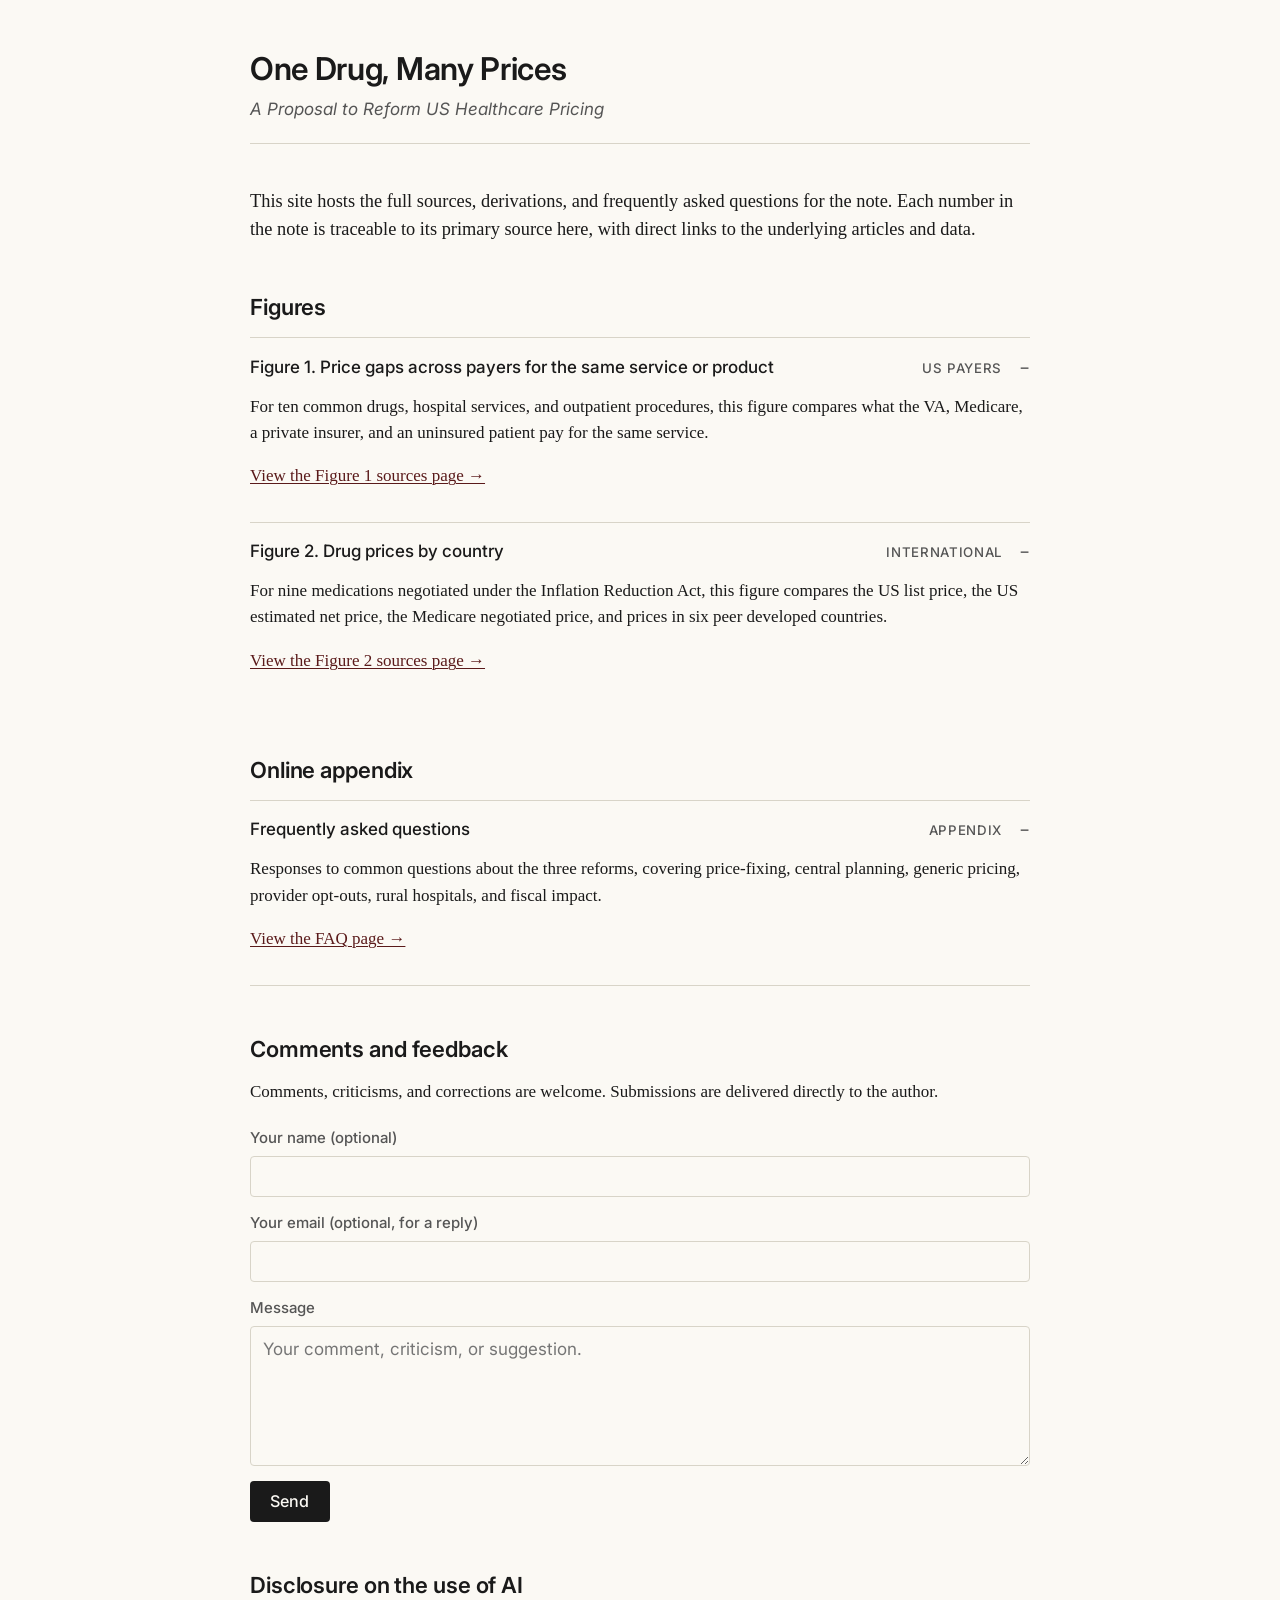
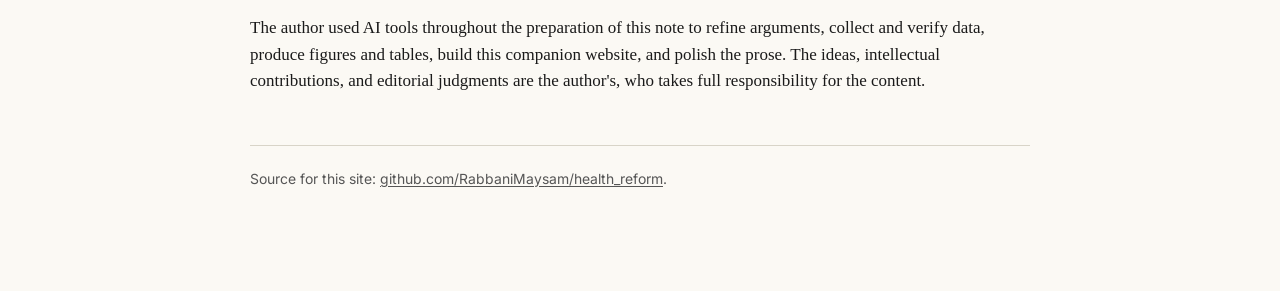
<file: docs/index.html>
<!doctype html>
<html lang="en">
<head>
<meta charset="utf-8">
<meta name="viewport" content="width=device-width, initial-scale=1">
<title>One Drug, Many Prices — Companion site</title>
<meta name="description" content="Companion website for the policy note 'One Drug, Many Prices: A Proposal to Reform US Healthcare Pricing.' Sources, FAQs, and contact.">
<link rel="preconnect" href="https://fonts.googleapis.com">
<link rel="preconnect" href="https://fonts.gstatic.com" crossorigin>
<link rel="stylesheet" href="https://fonts.googleapis.com/css2?family=Inter:wght@400;500;600&display=swap">
<link rel="stylesheet" href="style.css?v=2">
</head>
<body>
<div class="wrap">

<header>
  <h1>One Drug, Many Prices</h1>
  <p class="subtitle"><em>A Proposal to Reform US Healthcare Pricing</em></p>
</header>

<p class="lede">This site hosts the full sources, derivations, and frequently asked questions for the note. Each number in the note is traceable to its primary source here, with direct links to the underlying articles and data.</p>

<h2>Figures</h2>

<details open>
  <summary><span class="service-name">Figure 1. Price gaps across payers for the same service or product</span><span class="service-panel">US payers</span></summary>
  <div>
    <p>For ten common drugs, hospital services, and outpatient procedures, this figure compares what the VA, Medicare, a private insurer, and an uninsured patient pay for the same service.</p>
    <p><a href="price-gaps.html">View the Figure 1 sources page →</a></p>
  </div>
</details>

<details open>
  <summary><span class="service-name">Figure 2. Drug prices by country</span><span class="service-panel">International</span></summary>
  <div>
    <p>For nine medications negotiated under the Inflation Reduction Act, this figure compares the US list price, the US estimated net price, the Medicare negotiated price, and prices in six peer developed countries.</p>
    <p><a href="international-prices.html">View the Figure 2 sources page →</a></p>
  </div>
</details>

<h2>Online appendix</h2>

<details open>
  <summary><span class="service-name">Frequently asked questions</span><span class="service-panel">Appendix</span></summary>
  <div>
    <p>Responses to common questions about the three reforms, covering price-fixing, central planning, generic pricing, provider opt-outs, rural hospitals, and fiscal impact.</p>
    <p><a href="faq.html">View the FAQ page →</a></p>
  </div>
</details>

<h2>Comments and feedback</h2>

<p>Comments, criticisms, and corrections are welcome. Submissions are delivered directly to the author.</p>

<form class="contact" action="https://formspree.io/f/xrerqaza" method="POST">
  <input type="hidden" name="_subject" value="GIT REFORM FEEDBACK">
  <input type="text" name="_gotcha" class="honeypot" tabindex="-1" autocomplete="off" aria-hidden="true">

  <label>
    Your name (optional)
    <input type="text" name="name" autocomplete="name">
  </label>

  <label>
    Your email (optional, for a reply)
    <input type="email" name="email" autocomplete="email">
  </label>

  <label>
    Message
    <textarea name="message" required placeholder="Your comment, criticism, or suggestion."></textarea>
  </label>

  <button type="submit">Send</button>
</form>

<h2>Disclosure on the use of AI</h2>

<p>The author used AI tools throughout the preparation of this note to refine arguments, collect and verify data, produce figures and tables, build this companion website, and polish the prose. The ideas, intellectual contributions, and editorial judgments are the author's, who takes full responsibility for the content.</p>

<footer>
  <p>Source for this site: <a href="https://github.com/RabbaniMaysam/health_reform">github.com/RabbaniMaysam/health_reform</a>.</p>
</footer>

</div>
</body>
</html>
</file>
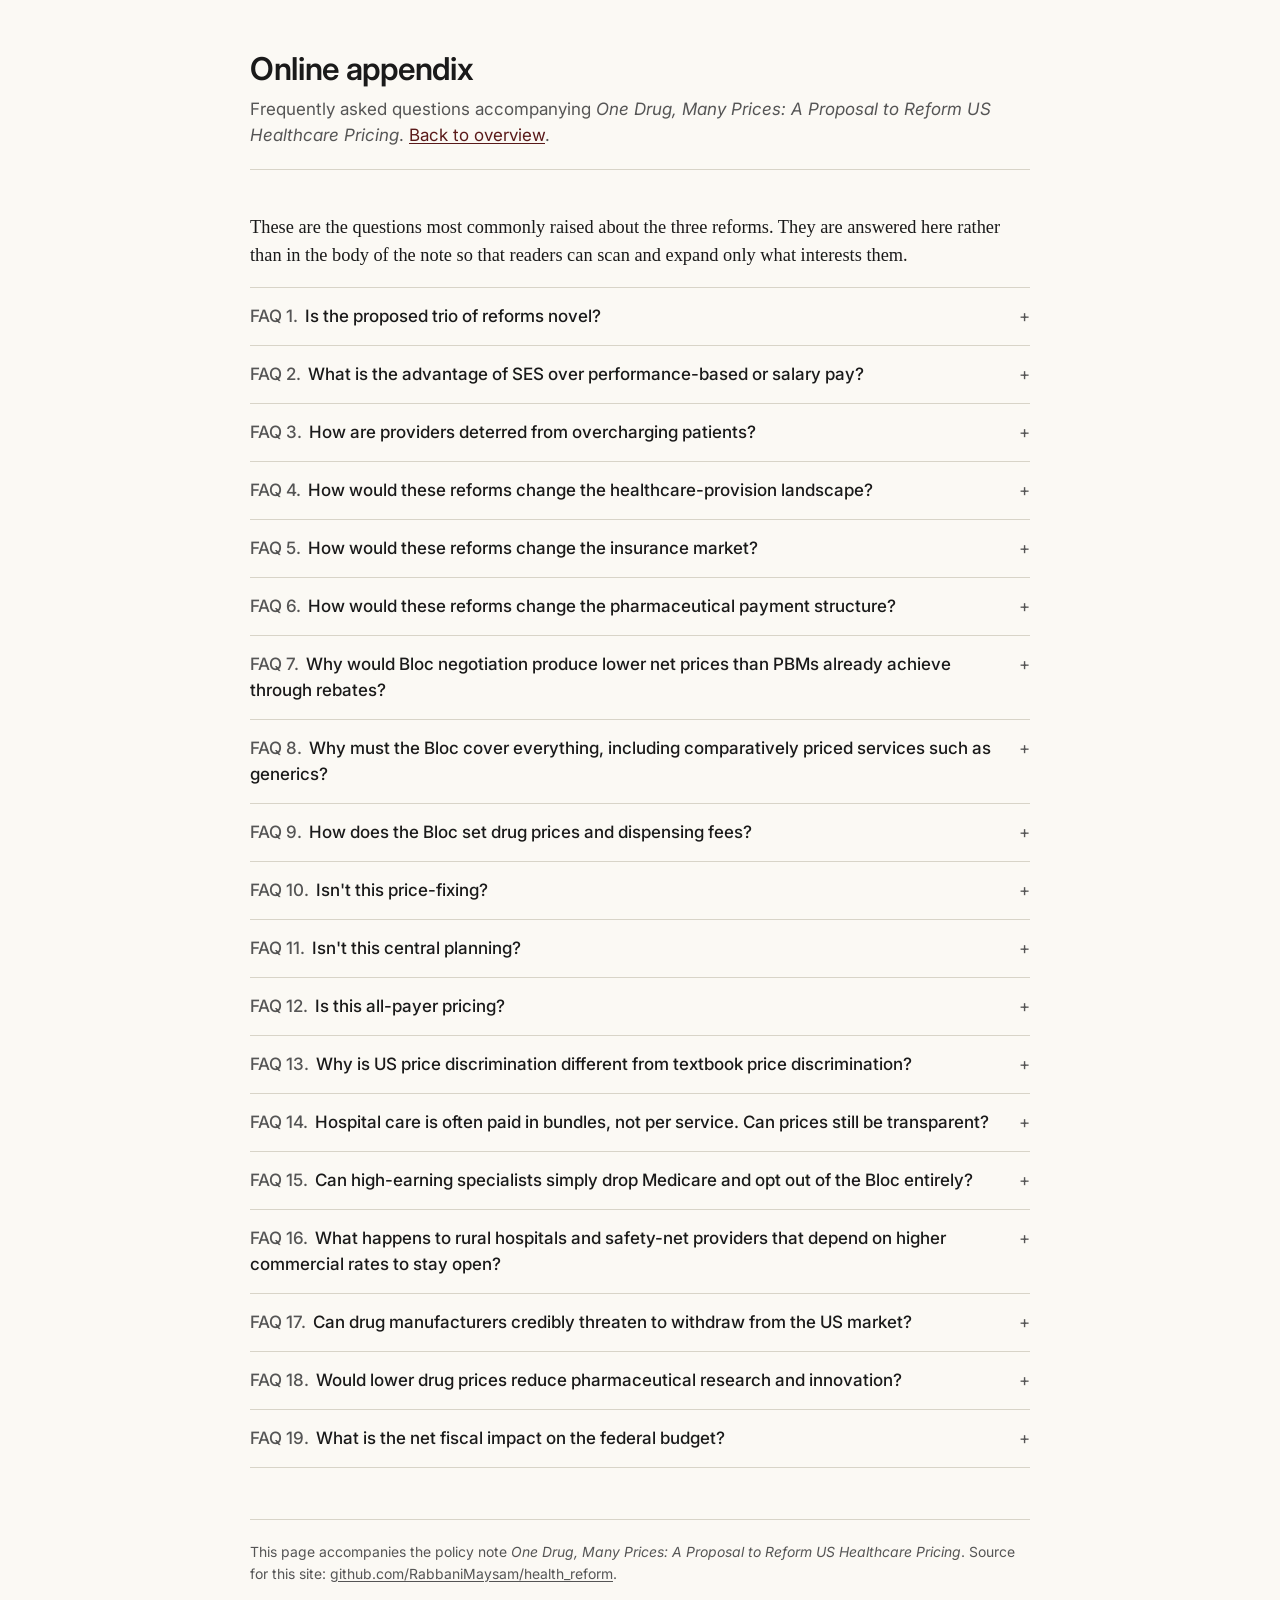
<file: docs/faq.html>
<!doctype html>
<html lang="en">
<head>
<meta charset="utf-8">
<meta name="viewport" content="width=device-width, initial-scale=1">
<title>Online Appendix — Frequently asked questions</title>
<meta name="description" content="Online appendix and FAQs for the policy note 'One Drug, Many Prices: A Proposal to Reform US Healthcare Pricing.'">
<link rel="preconnect" href="https://fonts.googleapis.com">
<link rel="preconnect" href="https://fonts.gstatic.com" crossorigin>
<link rel="stylesheet" href="https://fonts.googleapis.com/css2?family=Inter:wght@400;500;600&display=swap">
<link rel="stylesheet" href="style.css?v=2">
</head>
<body class="faq-page">
<div class="wrap">

<header>
  <h1>Online appendix</h1>
  <p class="subtitle">Frequently asked questions accompanying <em>One Drug, Many Prices: A Proposal to Reform US Healthcare Pricing</em>. <a href="./">Back to overview</a>.</p>
</header>

<p class="lede">These are the questions most commonly raised about the three reforms. They are answered here rather than in the body of the note so that readers can scan and expand only what interests them.</p>

<details id="novelty">
  <summary><span class="service-name">Is the proposed trio of reforms novel?</span></summary>
  <div>
    <div class="notes">
      <p>No, each of the three reforms has been studied, advocated, or partially implemented. What is new is the claim that they belong together, and the specific design that makes them enforceable as a single system. Reform 1 without Reform 2 produces a powerful buyer facing private-pay loopholes that erode its gains, which is the current situation. Reform 2 without Reform 1 imposes a uniform rate with no one empowered to set it low. Either without Reform 3 remains exposed to the secret side-deals and misreporting that have defeated past price-control efforts. The contribution of this note is to integrate the three.</p>
      <p><b>Reform 1 (consolidated negotiation).</b> It is well understood that the federal government leaves bargaining power on the table by fragmenting its purchasing across Medicare, Medicaid, the <abbr title="Veterans Affairs">VA</abbr>, the <abbr title="Department of Defense">DoD</abbr>, the <abbr title="Indian Health Service">IHS</abbr>, and other programs. The <abbr title="Congressional Budget Office">CBO</abbr> reports that prices paid by federal programs for identical drugs differ by wide margins, with the <abbr title="Veterans Affairs">VA</abbr> paying roughly half of Medicare Part D for selected drugs (CBO 2021a; GAO 2021). Gusmano et al. (2020) show that peer nations achieve lower fee-for-service prices precisely by negotiating as unified blocs. Consolidated purchasing works at smaller scales inside the US federal system: the Federal Supply Schedule serves the <abbr title="Department of Defense">DoD</abbr>, <abbr title="Indian Health Service">IHS</abbr>, Federal Bureau of Prisons, and Public Health Service off <abbr title="Veterans Affairs">VA</abbr>-negotiated contracts (CBO 2021a), and state-level pooled purchasing coalitions such as the Sovereign States Drug Consortium extract supplemental Medicaid rebates beyond federal levels. Under the <abbr title="Inflation Reduction Act">IRA</abbr>, Medicare's first exercise of negotiation, confined to ten drugs, produced an estimated 22% in net savings on those drugs, according to <abbr title="Centers for Medicare and Medicaid Services">CMS</abbr> (KFF 2024). Reform 1 scales the same mechanism from a dozen fragmented programs to one Bloc covering every federal healthcare purchase.</p>
      <p><b>Reform 2 (uniform pricing as a condition of market access).</b> The case for all-payer pricing has been argued in the US health-policy literature for decades. Reinhardt's (2011) sustained critique of multi-price systems showed that price discrimination across payers generates opacity, cost-shifting claims that do not hold up empirically, and persistent exploitation of the weakest payers. Subsequent work confirmed the empirics: White (2013) and Frakt (2011) find little evidence that lower Medicare payments push private payments up, undercutting the industry's standard defense of the multi-price system. Anderson and Herring (2015) set out the design case for a US all-payer rate-setting framework drawing on the German, Swiss, and Japanese examples, and on Maryland's all-payer hospital system, which has operated since 1977. Emanuel et al. (2012) advanced a version of the same proposal in a widely-cited <i>New England Journal of Medicine</i> piece. Cooper et al. (2019) and RAND (2024) document the magnitude of what all-payer pricing would undo, namely private-insurer prices that run at roughly 2.5 times Medicare rates, with the largest gaps in concentrated hospital markets. Conditioning federal market access on pricing behavior is also not new: the 340B Drug Pricing Program requires manufacturers that participate in Medicaid to sell outpatient drugs to safety-net providers at roughly 25 to 50% below list, and the Medicaid Best Price rule requires manufacturers to offer Medicaid the lowest price offered to any non-federal purchaser. Both show that conditional-access mechanisms are workable and durable. Reform 2 combines the all-payer tradition with the conditional-access enforcement tool.</p>
      <p><b>Reform 3 (price transparency).</b> Empirical evaluations of price-transparency interventions consistently find price reductions where transparency is actually achieved. The CalPERS reference-pricing program, which covers California's public employees, reduced prices by 17 to 26% and shifted patient volume toward lower-priced facilities (Robinson and Brown 2013; Robinson, Brown, and Whaley 2015). New Hampshire's HealthCost tool produced modest price reductions for shoppable services, particularly imaging (Whaley 2019). Singapore publishes hospital-bill benchmarks for common procedures by provider and has induced visible price competition. These precedents reach only subsets of the market. The US Hospital Price Transparency Rule (2021) and Transparency in Coverage Rule (2020) are national in scope but have largely failed to deliver usable transparency because they delegate posting to thousands of providers and insurers and impose symbolic penalties as low as $300 per day, a trivial sum for a system billing millions (45 CFR 180.90). Reform 3 departs from the delegated-posting model: because every price is set in a Bloc contract, the Bloc is the natural publisher of record.</p>
      <p><b>What is incremental vs. novel.</b> The consolidation of federal purchasing (Reform 1) is an incremental extension of existing mechanisms like the Federal Supply Schedule. The all-payer and conditional-access tools in Reform 2 draw on an established tradition and on existing federal programs. The transparency component (Reform 3) is incremental in substance but novel in design, since it removes the weakest link (provider-side posting) from existing transparency regimes. The novel contribution is the integrated system, in which each reform closes a loophole the others leave open.</p>
      <p><b>References.</b></p>
      <ul>
        <li>Anderson, Gerard F., and Bradley Herring. 2015. "The All-Payer Rate Setting Model for Pricing Medical Services and Drugs." <i>AMA Journal of Ethics</i> 17 (8): 770–775.</li>
        <li>Congressional Budget Office. 2021a. "A Comparison of Brand-Name Drug Prices Among Selected Federal Programs." February.</li>
        <li>Cooper, Zack, Stuart V. Craig, Martin Gaynor, and John Van Reenen. 2019. "The Price Ain't Right? Hospital Prices and Health Spending on the Privately Insured." <i>Quarterly Journal of Economics</i> 134 (1): 51–107.</li>
        <li>Code of Federal Regulations. "45 CFR § 180.90: Civil Monetary Penalties for Noncompliance." Office of the Federal Register. <a href="https://www.ecfr.gov/current/title-45/part-180/section-180.90">ecfr.gov/current/title-45/part-180/section-180.90</a>.</li>
        <li>Emanuel, Ezekiel J., et al. 2012. "A Systemic Approach to Containing Health Care Spending." <i>New England Journal of Medicine</i> 367 (10): 949–954.</li>
        <li>Frakt, Austin B. 2011. "How Much Do Hospitals Cost Shift? A Review of the Evidence." <i>Milbank Quarterly</i> 89 (1): 90–130.</li>
        <li>Gusmano, Michael K., Miriam J. Laugesen, Victor G. Rodwin, and Lawrence D. Brown. 2020. "Getting the Price Right: How Some Countries Control Spending in a Fee-for-Service System." <i>Health Affairs</i> 39 (11): 1867–1874.</li>
        <li>Kaiser Family Foundation. 2024. "Explaining the Prescription Drug Provisions in the Inflation Reduction Act." KFF Issue Brief.</li>
        <li>RAND Corporation. 2024. "Prices Paid to Hospitals by Private Health Plans: Findings from Round 5.1 of an Employer-Led Transparency Initiative." RR-A1144-2.</li>
        <li>Reinhardt, Uwe E. 2011. "The Many Different Prices Paid to Providers and the Flawed Theory of Cost Shifting: Is It Time for a More Rational All-Payer System?" <i>Health Affairs</i> 30 (11): 2125–2133.</li>
        <li>Robinson, James C., and Timothy Brown. 2013. "Increases in Consumer Cost Sharing Redirect Patient Volumes and Reduce Hospital Prices for Orthopedic Surgery." <i>Health Affairs</i> 32 (8): 1392–1397.</li>
        <li>Robinson, James C., Timothy T. Brown, and Christopher Whaley. 2015. "Reference-Based Benefit Design Changes Consumers' Choices and Employers' Payments for Ambulatory Surgery." <i>Health Affairs</i> 34 (3): 415–422.</li>
        <li>U.S. Government Accountability Office. 2020. "Prescription Drugs: Department of Veterans Affairs Paid About Half as Much as Medicare Part D for Selected Drugs in 2017." GAO-21-111, December.</li>
        <li>Whaley, Christopher M. 2019. "Provider Responses to Online Price Transparency." <i>Journal of Health Economics</i> 66: 241–259.</li>
        <li>White, Chapin. 2013. "Contrary to Cost-Shift Theory, Lower Medicare Hospital Payment Rates for Inpatient Care Lead to Lower Private Payment Rates." <i>Health Affairs</i> 32 (5): 935–943.</li>
      </ul>
    </div>
  </div>
</details>

<details id="negotiator-pay">
  <summary><span class="service-name">What is the advantage of SES over performance-based or salary pay?</span></summary>
  <div>
    <div class="notes">
      <p>Bloc negotiators are paid as <abbr title="Senior Executive Service">SES</abbr> employees: a fixed salary, a performance bonus capped at 10% of base, and no other monetary upside of any kind. Bonuses are awarded on periodic peer-reviewed evaluations rather than per-contract outcomes.</p>
      <p>Two failure modes must be guarded against. The first is laxness: salaried employees with no upside may have weak incentives to bargain hard. The second is gaming: employees paid against measurable outcomes will optimize for those outcomes at the expense of unmeasured ones. For complex public-sector roles like Bloc negotiation, where many dimensions of performance (supply security, manufacturer participation, clinical quality, equity) are not measurable, the economics literature identifies the second failure mode as the more dangerous, warning that high-powered incentives can backfire when key dimensions are unmeasurable and that muted, low-powered incentives are often optimal (Holmström and Milgrom 1991; Prendergast 1999; Frey and Jegen 2001; Bénabou and Tirole 2003, 2006; Finan, Olken, and Pande 2017). The 10% bonus cap reflects a deliberate choice in the safer direction; structural anti-corruption controls (no outside payments, no industry employment for twelve months after tenure, public reporting of contracts) carry the load that high-powered incentives cannot.</p>
      <p><b>References.</b></p>
      <ul>
        <li>Bénabou, Roland, and Jean Tirole. 2003. "Intrinsic and Extrinsic Motivation." <i>Review of Economic Studies</i> 70 (3): 489–520. <a href="https://doi.org/10.1111/1467-937X.00253">doi:10.1111/1467-937X.00253</a>.</li>
        <li>Bénabou, Roland, and Jean Tirole. 2006. "Incentives and Prosocial Behavior." <i>American Economic Review</i> 96 (5): 1652–1678. <a href="https://doi.org/10.1257/aer.96.5.1652">doi:10.1257/aer.96.5.1652</a>.</li>
        <li>Finan, Frederico, Benjamin A. Olken, and Rohini Pande. 2017. "The Personnel Economics of the Developing State." In <i>Handbook of Field Experiments</i>, vol. 2, edited by Abhijit Vinayak Banerjee and Esther Duflo, 467–514. Amsterdam: North-Holland. <a href="https://doi.org/10.1016/bs.hefe.2016.08.001">doi:10.1016/bs.hefe.2016.08.001</a>.</li>
        <li>Frey, Bruno S., and Reto Jegen. 2001. "Motivation Crowding Theory." <i>Journal of Economic Surveys</i> 15 (5): 589–611. <a href="https://doi.org/10.1111/1467-6419.00150">doi:10.1111/1467-6419.00150</a>.</li>
        <li>Holmström, Bengt, and Paul Milgrom. 1991. "Multitask Principal-Agent Analyses: Incentive Contracts, Asset Ownership, and Job Design." <i>Journal of Law, Economics, and Organization</i> 7 (Special Issue): 24–52. <a href="https://doi.org/10.1093/jleo/7.special_issue.24">doi:10.1093/jleo/7.special_issue.24</a>.</li>
        <li>Prendergast, Canice. 1999. "The Provision of Incentives in Firms." <i>Journal of Economic Literature</i> 37 (1): 7–63. <a href="https://doi.org/10.1257/jel.37.1.7">doi:10.1257/jel.37.1.7</a>.</li>
      </ul>
    </div>
  </div>
</details>

<details id="fines">
  <summary><span class="service-name">How are providers deterred from overcharging patients?</span></summary>
  <div>
    <div class="notes">
      <p>Fines must be large enough that a provider considering a deliberate overcharge, or negligent about avoiding one, expects to pay more than they would gain. The challenge is that few patients are likely to notice or file complaints over modest overcharges. If fines are commensurate with the occasional complaints, providers can overcharge routinely, pay the occasional fine when caught, and still profit. Meaningful deterrence therefore requires a multiplier.</p>
      <p>The multiplier should be large. To fix ideas, a multiplier of 100 would turn a $50 overcharge into a $5,000 fine, salient to the provider yet still small enough that a genuine overcharge is worth a complaint. The figure of 100 is only illustrative of the order of magnitude required, not a specific recommendation.</p>
      <p>Fines alone are not enough. Repeat offenders should lose their Bloc contract entirely, which for most providers means losing access to the majority of the market. Termination, not the fine, is the real deterrent against systematic abuse. The fine handles single-instance overcharges; contract termination handles patterns.</p>
    </div>
  </div>
</details>

<details id="provision">
  <summary><span class="service-name">How would these reforms change the healthcare-provision landscape?</span></summary>
  <div>
    <div class="notes">
      <p>Providers and hospitals could no longer maintain wide price gaps across payers. An average private insurer in 2022 paid 2.5 times the Medicare rate for hospital services, with the largest gaps in concentrated markets where a single hospital chain dominates (RAND 2024; Cooper et al. 2019). Under the Bloc, that gap would collapse and price discrimination across payers would disappear. Hospitals in concentrated markets would face the largest reductions, because they currently extract the largest markups. Provider margins on routine services would compress, but volume would stabilize and billing-and-collection overhead, much of which exists to sustain price discrimination, would shrink.</p>
      <p><b>References.</b></p>
      <ul>
        <li>Cooper, Zack, Stuart V. Craig, Martin Gaynor, and John Van Reenen. 2019. "The Price Ain't Right? Hospital Prices and Health Spending on the Privately Insured." <i>Quarterly Journal of Economics</i> 134 (1): 51–107.</li>
        <li>RAND Corporation. 2024. "Prices Paid to Hospitals by Private Health Plans: Findings from Round 5.1 of an Employer-Led Transparency Initiative." RR-A1144-2.</li>
      </ul>
    </div>
  </div>
</details>

<details id="insurance">
  <summary><span class="service-name">How would these reforms change the insurance market?</span></summary>
  <div>
    <div class="notes">
      <p>The insurance market would survive but would compete on different ground. Today, insurers compete partly by negotiating secret prices with providers. They also use narrow networks to steer patient volume toward providers who agreed to lower rates. Under Bloc-wide pricing, every contracting provider charges the same price to every payer. Narrow networks lose their rationale. No insurer can win a discount by restricting who its members can see. Competition shifts to coverage design. What fraction of the uniform price does each plan cover? What services are included? What is the premium, and how generous is the cost-sharing? Insurers remain distinct entities competing for enrollees. But the secret-price arbitrage that drives much of today's market disappears.</p>
    </div>
  </div>
</details>

<details id="pharma">
  <summary><span class="service-name">How would these reforms change the pharmaceutical payment structure?</span></summary>
  <div>
    <div class="notes">
      <p>The rebate ecosystem would cease to exist, and the drug supply chain would undergo an overhaul that eliminates many intermediaries. There would be no rebates to capture, no spread pricing to exploit, and no opaque price differentials to arbitrage. Pharmacy benefit managers, whose business model depends on these arrangements, would lose their function. The clinical role that <abbr title="pharmacy benefit managers">PBMs</abbr> sometimes fill, maintaining formularies and handling claims processing, is absorbed into the Bloc's negotiation and price-lookup infrastructure. Manufacturers, wholesalers, and pharmacies would continue to operate, but the economic rents extracted by intermediaries sitting between them would be eliminated.</p>
    </div>
  </div>
</details>

<details id="pbm-comparison">
  <summary><span class="service-name">Why would Bloc negotiation produce lower net prices than PBMs already achieve through rebates?</span></summary>
  <div>
    <div class="notes">
      <p><abbr title="pharmacy benefit managers">PBMs</abbr> are known to aggressively negotiate rebates that bring net prices below list prices. Replacing <abbr title="pharmacy benefit managers">PBMs</abbr> with Bloc-wide negotiation would be advantageous for four reasons.</p>
      <p>First, <abbr title="pharmacy benefit managers">PBMs</abbr> retain a portion of the rebates they negotiate from manufacturers rather than passing them all through to plans. The retained portion aggregates to a meaningful share of total drug spending and is not disclosed (Sood et al. 2017). Reform 1 outlaws rebates, eliminating this leakage by design.</p>
      <p>Second, even when <abbr title="pharmacy benefit managers">PBMs</abbr> secure discounts, those discounts reach only a subset of patients. Many face list or near-list prices regardless of what the plan paid net. Patients in the deductible phase pay the full negotiated rate until the deductible is met. Specialty-drug patients on coinsurance pay a percentage of list, not net, absorbing the gross-to-net spread the plan paid (Lakdawalla and Li 2021). Out-of-network and emergency patients face near-list rates. Cash payers using third-party discount tools sometimes pay less than their own insurance would charge for the same drug at the same pharmacy. Small employers and small commercial insurers pay higher rates than large ones. Patients prescribed off-formulary drugs pay above-formulary rates. Under the Bloc, the negotiated price is the price every patient pays.</p>
      <p>Third, the three large <abbr title="pharmacy benefit managers">PBMs</abbr> are corporately integrated with the three large commercial insurers (CVS Caremark with Aetna, Express Scripts with Cigna, OptumRx with UnitedHealth). A <abbr title="pharmacy benefit manager">PBM</abbr> bargains for rebates on the plan's behalf and decides what share of those rebates to pass through. When the <abbr title="pharmacy benefit manager">PBM</abbr> and the plan share a corporate parent, the pass-through ratio is set by intra-corporate accounting rather than arm's-length negotiation, and the parent retains revenue regardless of how the split is drawn (FTC 2024). The Bloc has no such conflict. It has no sister insurer to favor and no separate revenue line tied to retaining rebates.</p>
      <p>Fourth, <abbr title="pharmacy benefit managers">PBMs</abbr> compete with each other for plan business, which constrains how aggressively each can push back against any one manufacturer. The Bloc has no competing alternative and cannot be replaced as a buyer. Under Reform 2, a manufacturer that refuses the Bloc forfeits access to Bloc-contracted pharmacies, which constitute the majority of US retail, and its outside option shrinks to a small specialty channel.</p>
      <p>The empirical record supports these reasons. Every other developed country negotiates drug prices through some form of centralized authority and secures substantially lower prices than the US for the same drugs. For the ten drugs in the first round of Medicare's <abbr title="Inflation Reduction Act">IRA</abbr> negotiations, US post-rebate net prices remained well above prices paid in other developed countries, even after the <abbr title="Inflation Reduction Act">IRA</abbr>'s negotiated reductions (Wouters et al. 2025). For drugs outside the <abbr title="Inflation Reduction Act">IRA</abbr>-negotiated set, the gaps are typically larger. Each of these national health systems is much smaller than the US market, yet each individually achieves lower prices than US payers achieve through <abbr title="pharmacy benefit manager">PBM</abbr>-mediated bargaining. A US-wide Bloc would be the gatekeeper of the largest and most profitable pharmaceutical market in the world, a buyer several times the size of any single European negotiator. Given its size and leverage, the Bloc should at minimum match the prices these countries achieve, and likely beat them.</p>
      <p><b>References.</b></p>
      <ul>
        <li>Federal Trade Commission. 2024. "Pharmacy Benefit Managers: The Powerful Middlemen Inflating Drug Costs and Squeezing Main Street Pharmacies." Interim Staff Report, July.</li>
        <li>Lakdawalla, Darius, and Meng Li. 2021. "Association of Drug Rebates and Competition With Out-of-Pocket Coinsurance in Medicare Part D, 2014 to 2018." <i>JAMA Network Open</i> 4 (5): e219030.</li>
        <li>Sood, Neeraj, Tiffany Shih, Karen Van Nuys, and Dana Goldman. 2017. "The Flow of Money Through the Pharmaceutical Distribution System." <i>USC Schaeffer Center White Paper</i>, June.</li>
        <li>Wouters, Olivier J., Sean D. Sullivan, Emma M. Cousin, Nico Gabriel, Irene Papanicolas, and Inmaculada Hernandez. 2025. "Drug Prices Negotiated by Medicare vs US Net Prices and Prices in Other Countries." <i>JAMA</i> 333 (1): 85–87.</li>
      </ul>
    </div>
  </div>
</details>

<details id="comprehensive-scope">
  <summary><span class="service-name">Why must the Bloc cover everything, including comparatively priced services such as generics?</span></summary>
  <div>
    <div class="notes">
      <p>Universal scope is different from universal action. The Bloc would be granted authority to negotiate all healthcare products and services, even those that are reasonably and comparatively priced, such as generic drugs. It would not be required to negotiate every price. Where competition produces low prices on its own, the Bloc need not act. US generic drugs trade at among the lowest prices in the developed world (Wouters et al. 2017), and the Bloc would have no reason to disturb these functioning and competitive corners of the market. Where competition fails, the Bloc exerts its leverage. Single-source branded drugs, biosimilars facing entry barriers, and hospital services in concentrated markets are the natural targets.</p>
      <p>Statutory exemptions are predictable points of failure. If generics are carved out, manufacturers have an incentive to reformulate existing drugs into the exempt category to escape negotiation. If a therapeutic class is carved out, pricing pressure migrates into it, and the carve-out absorbs the abuse it was meant to prevent. Comprehensive authority closes both channels at once, and lets the Bloc decide where to act on the merits rather than where the statute permits.</p>
      <p>The Bloc need not negotiate every price for its authority to bind every price. The credible possibility of negotiation is enough to discipline manufacturers whose drugs sit outside current focus. This is the standard logic of regulatory deterrence. Antitrust, food and drug safety, and securities enforcement operate this way. Most firms are never sued, audited, or investigated, but the credible threat of action disciplines behavior across the market. Reform 1 applies that logic to pricing.</p>
      <p><b>References.</b></p>
      <ul>
        <li>Wouters, Olivier J., Panos G. Kanavos, and Martin McKee. 2017. "Comparing Generic Drug Markets in Europe and the United States: Prices, Volumes, and Spending." <i>The Milbank Quarterly</i> 95 (3): 554&ndash;601.</li>
      </ul>
    </div>
  </div>
</details>

<details id="dispensing-fee">
  <summary><span class="service-name">How does the Bloc set drug prices and dispensing fees?</span></summary>
  <div>
    <div class="notes">
      <p>The patient's drug price has two components, and the Bloc sets each through a separate process. It negotiates the price of the drug itself with the manufacturer, with leverage and mechanics described in the <a href="#pbm-comparison">FAQ on <abbr title="pharmacy benefit manager">PBM</abbr> comparison</a>. It sets the dispensing fee paid to the retail pharmacy from cost-of-dispensing surveys, on a published, periodically updated schedule.</p>
      <p>Regulating two price levels in a vertical supply chain can invite double marginalization, where a markup at one stage is stacked on top of a markup at the stage before it, so the two compound. <abbr title="pharmacy benefit manager">PBM</abbr> rebates and pharmacy reimbursement work this way today, with the gap accruing to the <abbr title="pharmacy benefit manager">PBM</abbr> (Sood et al. 2017; Spengler 1950; Tirole 1988). The Bloc avoids this because the dispensing fee is set to the cost of filling the prescription, not levied as a markup on the drug price. The fee is a fixed amount for each prescription filled, so a patient picking up several drugs generates a fee for each one. The fee is driven by the work of dispensing rather than the value of the drug, so a pharmacy that helps a patient switch to a lower-priced drug earns the same fee and is never paid less for saving the patient money. The mechanism at each level then follows from where the pricing power lies. The drug price is negotiated, because that is where buyer leverage matters, and the dispensing fee is set from surveyed cost, because no individual pharmacy has the scarcity power to bargain one up.</p>
      <p>Per-prescription dispensing cost is driven by volume, not by what the pharmacy pays in rent. Filling a prescription costs a low-volume pharmacy substantially more (Grant Thornton 2007). So a uniform nationwide dispensing fee is unsuitable. To explain, a Manhattan pharmacy pays steep rent, yet fills so many prescriptions that its cost per prescription stays low. A rural Nebraska pharmacy pays little rent, but with so few prescriptions to spread it over, its cost per prescription is high. The solution is a national base fee from periodic independent cost-of-dispensing surveys, plus a rural premium based on <abbr title="USDA Economic Research Service Rural-Urban Commuting Area codes for small towns and isolated rural areas">RUCA</abbr> codes that rises gradually as an area gets more rural rather than jumping at a fixed cutoff. Because <abbr title="Rural-Urban Commuting Area">RUCA</abbr> codes are assigned externally from Census geography, not reported by the pharmacy, there is no input a pharmacy can manipulate to inflate its own premium. And because the premium rises smoothly with how rural an area is, rather than jumping at a threshold, two nearby pharmacies are paid nearly the same, even if they are in different <abbr title="Rural-Urban Commuting Area">RUCA</abbr> codes. So arbitrary relocation across <abbr title="Rural-Urban Commuting Area">RUCA</abbr> boundaries would not create a sizeable windfall.</p>
      <p>Two further adjustments operate at the level of the individual prescription. Specialty drugs and compounded prescriptions carry prescription-level surcharges. For a given drug, the fee attaches to a standard days-supply, so a pharmacy cannot multiply its fees by splitting a single ninety-day prescription into three thirty-day pickups.</p>
      <p>Alternative designs fall short. A uniform national fee is administratively simple but underprovides rural access, accelerating closures of independent rural pharmacies. Property-price tiers compensate in the wrong direction, since volume drives cost. Per-pharmacy negotiated fees disadvantage independent pharmacies that lack the data and legal capacity to negotiate against chains, replicating the <abbr title="pharmacy benefit manager">PBM</abbr>-pharmacy reimbursement dynamics Reform 1 is meant to undo.</p>
      <p>Where the rural premium is insufficient to keep the only pharmacy in town open, the response is access policy (<abbr title="Health Resources and Services Administration">HRSA</abbr> Pharmacy Access grants, telepharmacy, mail-order coverage), not a pricing premium that would create incentives to monopolize the local market. This follows Australia's Pharmaceutical Benefits Scheme and the UK NHS pharmacy reimbursement system, and resembles several US state Medicaid programs.</p>
      <p><b>References.</b></p>
      <ul>
        <li>Grant Thornton LLP. 2007. "National Cost of Dispensing Study, Final Report." January 26. Commissioned by the Coalition for Community Pharmacy Action on behalf of the National Association of Chain Drug Stores and the National Community Pharmacists Association.</li>
        <li>Sood, Neeraj, Tiffany Shih, Karen Van Nuys, and Dana Goldman. 2017. "The Flow of Money Through the Pharmaceutical Distribution System." <i>USC Schaeffer Center White Paper</i>.</li>
        <li>Spengler, Joseph J. 1950. "Vertical Integration and Antitrust Policy." <i>Journal of Political Economy</i> 58 (4): 347&ndash;352.</li>
        <li>Tirole, Jean. 1988. <i>The Theory of Industrial Organization</i>. Cambridge, MA: MIT Press.</li>
        <li>USDA Economic Research Service. "Rural-Urban Commuting Area Codes." <a href="https://www.ers.usda.gov/data-products/rural-urban-commuting-area-codes/">ers.usda.gov</a>.</li>
      </ul>
    </div>
  </div>
</details>

<details id="price-fixing">
  <summary><span class="service-name">Isn't this price-fixing?</span></summary>
  <div>
    <div class="notes">
      <p>No. Each seller chooses its own price. What the proposal enforces is non-discrimination: whatever price a provider sets, the provider must charge it to every patient regardless of who is paying. Sellers are not required to contract with the Bloc; any provider unwilling to accept the terms is free to walk away. The proposal sets no price; it conditions access to a large pool of publicly-funded patients on a single, transparent rate.</p>
    </div>
  </div>
</details>

<details id="central-planning">
  <summary><span class="service-name">Isn't this central planning?</span></summary>
  <div>
    <div class="notes">
      <p>No. Centrally planned systems dictate what services are provided, in what quantities, to whom, and how resources are allocated. This proposal does none of that. It does not create rationing, waiting lists, or regional allocation. It does not tell providers what to produce or which patients to treat. It does not replace the market for insurance with a government plan; insurers remain distinct entities competing on coverage and cost-sharing. The market thrives. Price transparency promotes a more competitive and efficient market. What disappears is secret prices that result in information asymmetry, inefficiency, and exploitation.</p>
    </div>
  </div>
</details>

<details id="all-payer">
  <summary><span class="service-name">Is this all-payer pricing?</span></summary>
  <div>
    <div class="notes">
      <p>It shares the core principle of all-payer pricing: at any given provider, every payer pays the same price. The differences are in scope and enforcement. Maryland's all-payer system is mandatory but covers hospitals only. Reform 2 covers all provider types (hospitals, physicians, pharmacies) but participation is voluntary. A provider that does not contract with the Bloc remains free to set different prices for different payers, but forfeits access to the Bloc's patient pool. Maryland enforces non-discrimination through state regulation. Reform 2 enforces it through a contract condition.</p>
    </div>
  </div>
</details>

<details id="inverted-schedule">
  <summary><span class="service-name">Why is US price discrimination different from textbook price discrimination?</span></summary>
  <div>
    <div class="notes">
      <p>Standard analysis of price discrimination predicts that the seller sorts buyers by price sensitivity and charges the more price-sensitive buyer less. When the more price-sensitive buyer is also lower-income, the result can be welfare-increasing and equity-improving (Varian 1985; Tirole 1988). The result depends on a specific condition. The price-sensitive buyer must be able to credibly walk away from a high price.</p>
      <p>US healthcare prices are not set by sensitivity. They are set by negotiation leverage. Buyers with leverage (Medicare, the <abbr title="Veterans Affairs">VA</abbr>, large commercial insurers) extract low prices. Buyers with less leverage face high ones. If the patients most sensitive to price also have the least leverage, the standard sorting is inverted, and the most price-sensitive end up paying the most. The condition holds in each of the following cases.</p>
      <p>The uninsured, typically lower-income and most price-sensitive at the point of care, face list prices that run several multiples of negotiated rates because they have little leverage in the individual transaction (Bai and Anderson 2015; Dusetzina et al. 2015). Insured patients in the deductible phase pay the full negotiated rate out of pocket until the deductible is met (averaging over $1,700 in 2023). They cannot credibly walk away from prescribed treatment, and the plan's leverage does not reach them at the register (<abbr title="Kaiser Family Foundation">KFF</abbr> Employer Health Benefits Survey 2024). Specialty-drug patients on coinsurance pay a percentage of list rather than of the post-rebate net, absorbing the gross-to-net spread because they have little leverage to renegotiate the basis of their cost-sharing (Lakdawalla and Li 2021). Out-of-network and emergency patients default to near-list rates because they cannot credibly walk away from urgent care and have limited leverage with the provider (Adler et al. 2021). Insured patients sometimes pay more for the same drug at the same pharmacy than uninsured buyers using third-party discount cards. Roughly 23% of insured prescriptions in one large sample carried a copay above the cash price, showing that plan leverage does not consistently flow through (Van Nuys et al. 2018). Small employers and small commercial insurers pay higher hospital rates than large ones for the same service because they have less leverage (Cooper et al. 2019). In each case the people with the least bargaining power, not the least need, pay the most. So charging everyone the same negotiated price ends a form of price discrimination that here reduces welfare and worsens equity instead of improving them.</p>
      <p><b>References.</b></p>
      <ul>
        <li>Adler, Loren, Matthew Fiedler, Paul B. Ginsburg, Mark Hall, Benedic Ippolito, and Erin Trish. 2021. "Understanding the No Surprises Act." USC-Brookings Schaeffer Initiative for Health Policy, February 4.</li>
        <li>Bai, Ge, and Gerard F. Anderson. 2015. "Extreme Markup: The Fifty US Hospitals with the Highest Charge-to-Cost Ratios." <i>Health Affairs</i> 34 (6): 922–928.</li>
        <li>Cooper, Zack, Stuart V. Craig, Martin Gaynor, and John Van Reenen. 2019. "The Price Ain't Right? Hospital Prices and Health Spending on the Privately Insured." <i>Quarterly Journal of Economics</i> 134 (1): 51–107.</li>
        <li>Dusetzina, Stacie B., Ethan Basch, and Nancy L. Keating. 2015. "For Uninsured Cancer Patients, Outpatient Charges Can Be Costly, Putting Treatments Out of Reach." <i>Health Affairs</i> 34 (4): 584–591.</li>
        <li>Kaiser Family Foundation. 2024. "2023 Employer Health Benefits Survey." Section 7: Employee Cost Sharing.</li>
        <li>Lakdawalla, Darius, and Meng Li. 2021. "Association of Drug Rebates and Competition With Out-of-Pocket Coinsurance in Medicare Part D, 2014 to 2018." <i>JAMA Network Open</i> 4 (5): e219030.</li>
        <li>Tirole, Jean. 1988. <i>The Theory of Industrial Organization</i>. Cambridge, MA: MIT Press.</li>
        <li>Van Nuys, Karen, Geoffrey Joyce, Rocio Ribero, and Dana P. Goldman. 2018. "Overpaying for Prescription Drugs: The Copay Clawback Phenomenon." <i>USC Schaeffer Center White Paper</i>, March.</li>
        <li>Varian, Hal R. 1985. "Price Discrimination and Social Welfare." <i>American Economic Review</i> 75 (4): 870–875.</li>
      </ul>
    </div>
  </div>
</details>

<details id="bundles">
  <summary><span class="service-name">Hospital care is often paid in bundles, not per service. Can prices still be transparent?</span></summary>
  <div>
    <div class="notes">
      <p>Yes. Bundled payment and price transparency are independent design choices. Bundling, including the <abbr title="diagnosis-related group">DRG</abbr> system used by Medicare for inpatient hospital stays, was developed as a cost-control tool. It pays a fixed amount per episode of care rather than per item, transferring efficiency risk to the provider and removing the incentive to over-test and over-treat. It has nothing to do with whether prices are visible.</p>
      <p>Several developed countries publish <abbr title="diagnosis-related group">DRG</abbr> payment schedules. A patient in Germany, France, Japan, or Australia can look up what their hospital is paid for, say, an uncomplicated knee replacement before being admitted. The bundle itself is the priced unit, and that priced unit is published. The same approach works under this proposal: each bundled episode appears in the lookup system as a single price, just as each individual fee-for-service item appears as a single price. Whether the contracted unit is a <abbr title="Current Procedural Terminology">CPT</abbr> code, a <abbr title="diagnosis-related group">DRG</abbr>, a bundle, or a formula, the rule is the same: if the contract sets the price, the database posts the price.</p>
    </div>
  </div>
</details>

<details id="opt-out">
  <summary><span class="service-name">Can high-earning specialists simply drop Medicare and opt out of the Bloc entirely?</span></summary>
  <div>
    <div class="notes">
      <p>Some will. A concierge orthopedic surgeon or dermatologist serving an exclusively wealthy clientele can exit the system, just as such providers do today. The proposal does not depend on retaining them. The overwhelming majority of providers, including nearly all primary care physicians, general surgeons, and community hospitals, cannot afford to forfeit access to the Bloc's patient pool. Those who opt out serve a luxury market with negligible effect on the system's overall cost structure.</p>
    </div>
  </div>
</details>

<details id="rural">
  <summary><span class="service-name">What happens to rural hospitals and safety-net providers that depend on higher commercial rates to stay open?</span></summary>
  <div>
    <div class="notes">
      <p>Under the Bloc, each provider negotiates its own rate. A rural hospital with high fixed costs and low patient volume will negotiate a higher rate. It has genuine leverage: the Bloc cannot leave its beneficiaries with zero access in a region served by a single hospital. Transparent negotiation yields a sustainable price. The hospital does not close; it charges what it needs to and justifies that price openly. Where additional support is warranted, existing mechanisms such as Critical Access Hospital designations and Disproportionate Share Hospital payments provide direct subsidies, and these can be maintained or adjusted without preserving a broken pricing system.</p>
    </div>
  </div>
</details>

<details id="withdrawal">
  <summary><span class="service-name">Can drug manufacturers credibly threaten to withdraw from the US market?</span></summary>
  <div>
    <div class="notes">
      <p>No. The United States is the most profitable pharmaceutical market in the world. Every other developed nation negotiates drug prices through centralized purchasing and pays a fraction of US prices. A manufacturer that withdraws from the US market to avoid consolidated negotiation would be abandoning its highest-margin customers in favor of markets that pay far less. This is a claim made by industry lobbyists, not a credible economic threat. For the vast majority of drugs, withdrawal is irrational. For niche drugs with very small patient populations, targeted accommodations can be made without abandoning the overall pricing framework.</p>
    </div>
  </div>
</details>

<details id="innovation">
  <summary><span class="service-name">Would lower drug prices reduce pharmaceutical research and innovation?</span></summary>
  <div>
    <div class="notes">
      <p>Only modestly, and mostly among drugs that add little therapeutic benefit (Acemoglu and Linn 2004; Dubois et al. 2015). The <abbr title="Congressional Budget Office">CBO</abbr>'s drug-development simulation suggests that even a sizeable drop in profitability creates a modest decline in new drug entry, and it mostly affects low-value projects (CBO 2021b). Only 10 to 13% of new approvals offer a real clinical advantage over existing options (Light and Lexchin 2012; Naci, Carter, and Mossialos 2015), so the effect falls largely on me-too drugs. Public funding underwrites the upstream science. <abbr title="National Institutes of Health">NIH</abbr> research contributed to every one of the 210 new drugs approved between 2010 and 2016 (Cleary et al. 2018). And every other developed country negotiates drug prices, yet pharmaceutical innovation continues across those markets. The claim that negotiation would halt innovation is not supported by the evidence.</p>
      <p><b>References.</b></p>
      <ul>
        <li>Acemoglu, Daron, and Joshua Linn. 2004. "Market Size in Innovation: Theory and Evidence from the Pharmaceutical Industry." <i>Quarterly Journal of Economics</i> 119 (3): 1049–1090. <a href="https://doi.org/10.1162/0033553041502144">doi:10.1162/0033553041502144</a>.</li>
        <li>Cleary, Ekaterina Galkina, Jennifer M. Beierlein, Navleen Surjit Khanuja, Laura M. McNamee, and Fred D. Ledley. 2018. "Contribution of NIH Funding to New Drug Approvals 2010–2016." <i>Proceedings of the National Academy of Sciences</i> 115 (10): 2329–2334. <a href="https://doi.org/10.1073/pnas.1715368115">doi:10.1073/pnas.1715368115</a>.</li>
        <li>Congressional Budget Office. 2021b. "CBO's Simulation Model of New Drug Development." Working Paper 2021-09, August. Washington, DC.</li>
        <li>Dubois, Pierre, Olivier de Mouzon, Fiona Scott Morton, and Paul Seabright. 2015. "Market Size and Pharmaceutical Innovation." <i>RAND Journal of Economics</i> 46 (4): 844–871. <a href="https://doi.org/10.1111/1756-2171.12113">doi:10.1111/1756-2171.12113</a>.</li>
        <li>Light, Donald W., and Joel R. Lexchin. 2012. "Pharmaceutical Research and Development: What Do We Get for All That Money?" <i>BMJ</i> 345: e4348. <a href="https://doi.org/10.1136/bmj.e4348">doi:10.1136/bmj.e4348</a>.</li>
        <li>Naci, Huseyin, Alexander W. Carter, and Elias Mossialos. 2015. "Why the Drug Development Pipeline Is Not Delivering Better Medicines." <i>BMJ</i> 351: h5542. <a href="https://doi.org/10.1136/bmj.h5542">doi:10.1136/bmj.h5542</a>.</li>
      </ul>
    </div>
  </div>
</details>

<details id="fiscal">
  <summary><span class="service-name">What is the net fiscal impact on the federal budget?</span></summary>
  <div>
    <div class="notes">
      <p>Total healthcare spending is very likely to fall. The Bloc is larger than any single existing program, and larger insurers pay lower prices. Commercial rates, which currently exceed Medicare rates by multiples, would collapse to the negotiated rate. The savings to employers, patients, and state Medicaid budgets would be substantial.</p>
      <p>The federal budget effect is theoretically ambiguous, with two opposing forces. The downward force is the gain from negotiating as a single large buyer rather than a dozen fragmented ones. The empirical record shows this gain can be enormous: even modest exercises of consolidated buying power, such as the <abbr title="Veterans Affairs">VA</abbr>'s drug-price negotiation or the limited Medicare negotiation under the <abbr title="Inflation Reduction Act">IRA</abbr>, have produced price reductions on the order of 50%. The upward force is that some providers, once they can no longer cross-subsidize from commercial payers, may demand higher rates from the Bloc than they accept from Medicare alone. The downward force is likely to dominate, because the consolidation gain applies to the full federal portfolio while only a minority of providers genuinely depend on commercial cross-subsidies to break even. The most plausible outcome is a meaningful net reduction in federal healthcare spending alongside the larger system-wide reduction. The precise magnitude is an empirical question that future research could investigate.</p>
    </div>
  </div>
</details>

<footer>
  <p>This page accompanies the policy note <em>One Drug, Many Prices: A Proposal to Reform US Healthcare Pricing</em>. Source for this site: <a href="https://github.com/RabbaniMaysam/health_reform">github.com/RabbaniMaysam/health_reform</a>.</p>
</footer>

</div>
<script>
(function () {
  function openTargeted() {
    var hash = window.location.hash;
    if (!hash) return;
    var el = document.querySelector(hash);
    if (el && el.tagName === 'DETAILS') {
      el.open = true;
      el.scrollIntoView({ block: 'start', behavior: 'smooth' });
    }
  }
  window.addEventListener('DOMContentLoaded', openTargeted);
  window.addEventListener('hashchange', openTargeted);
})();
</script>
</body>
</html>
</file>
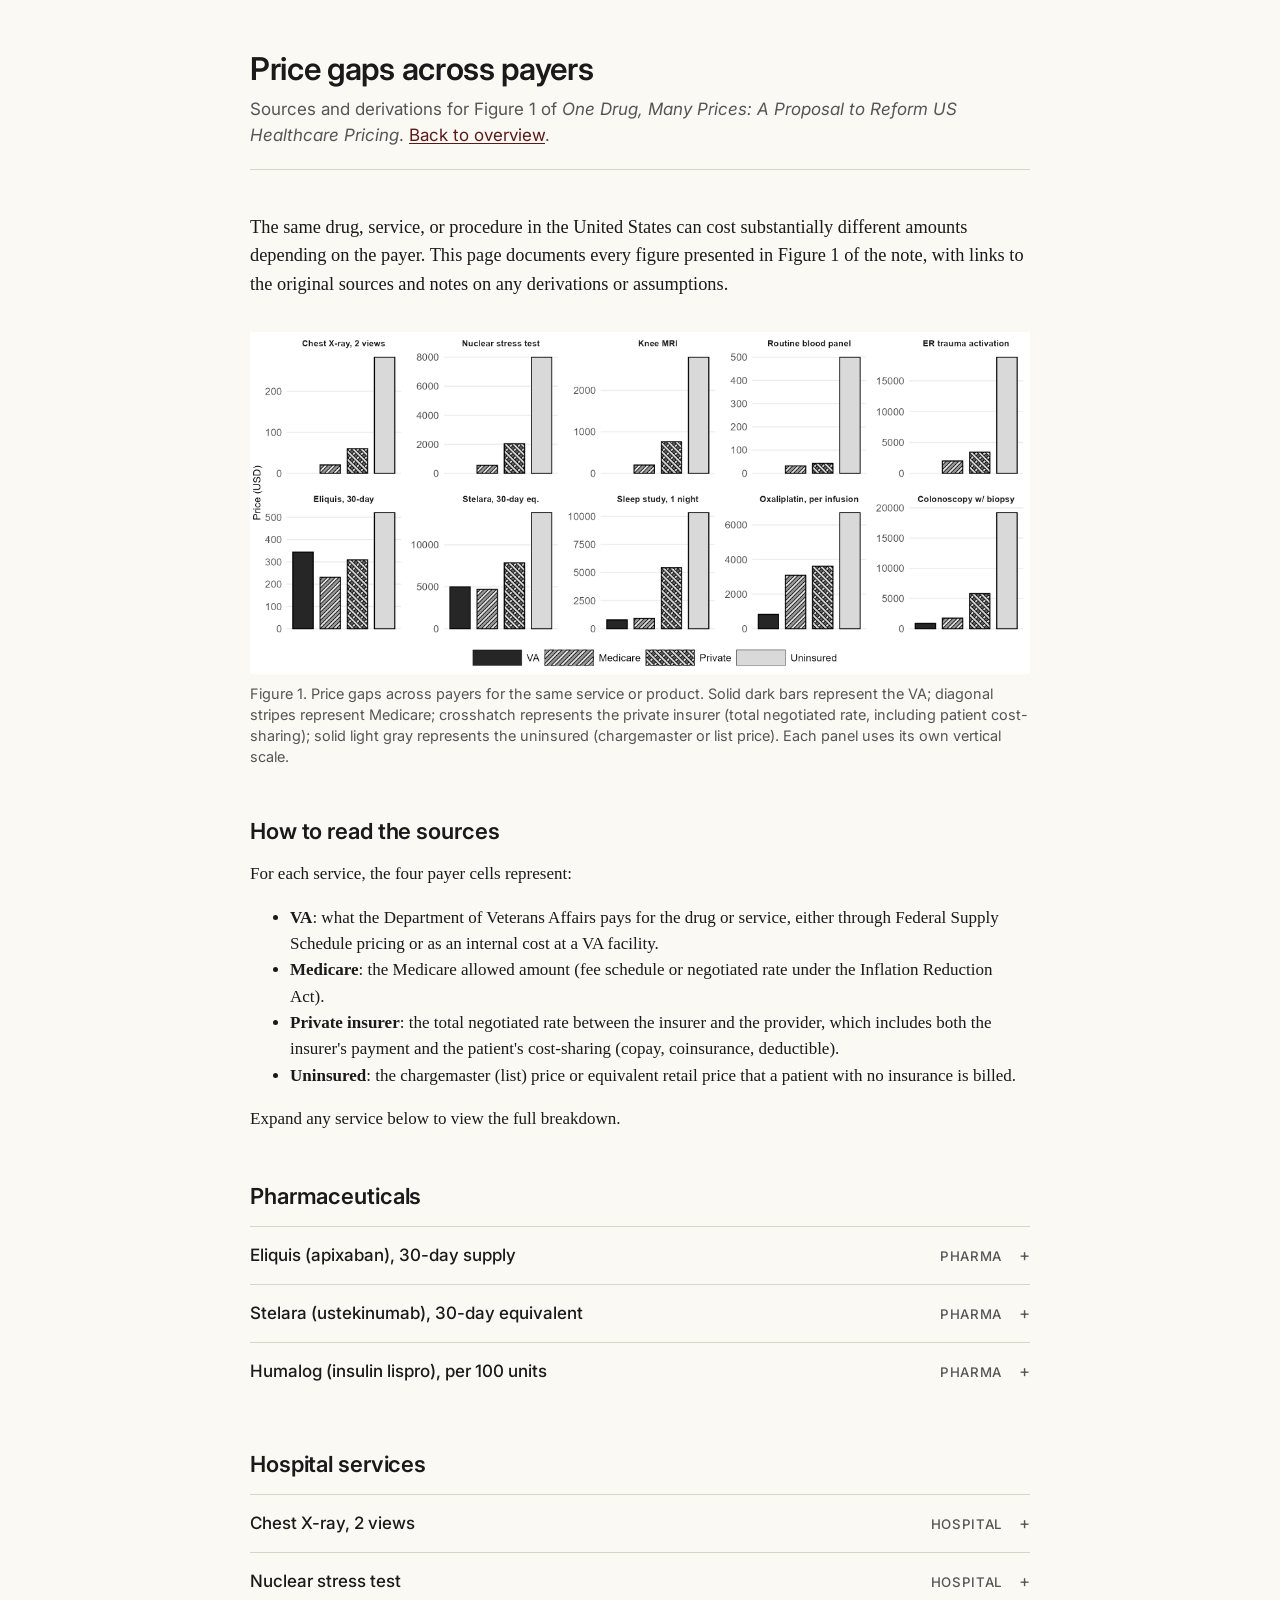
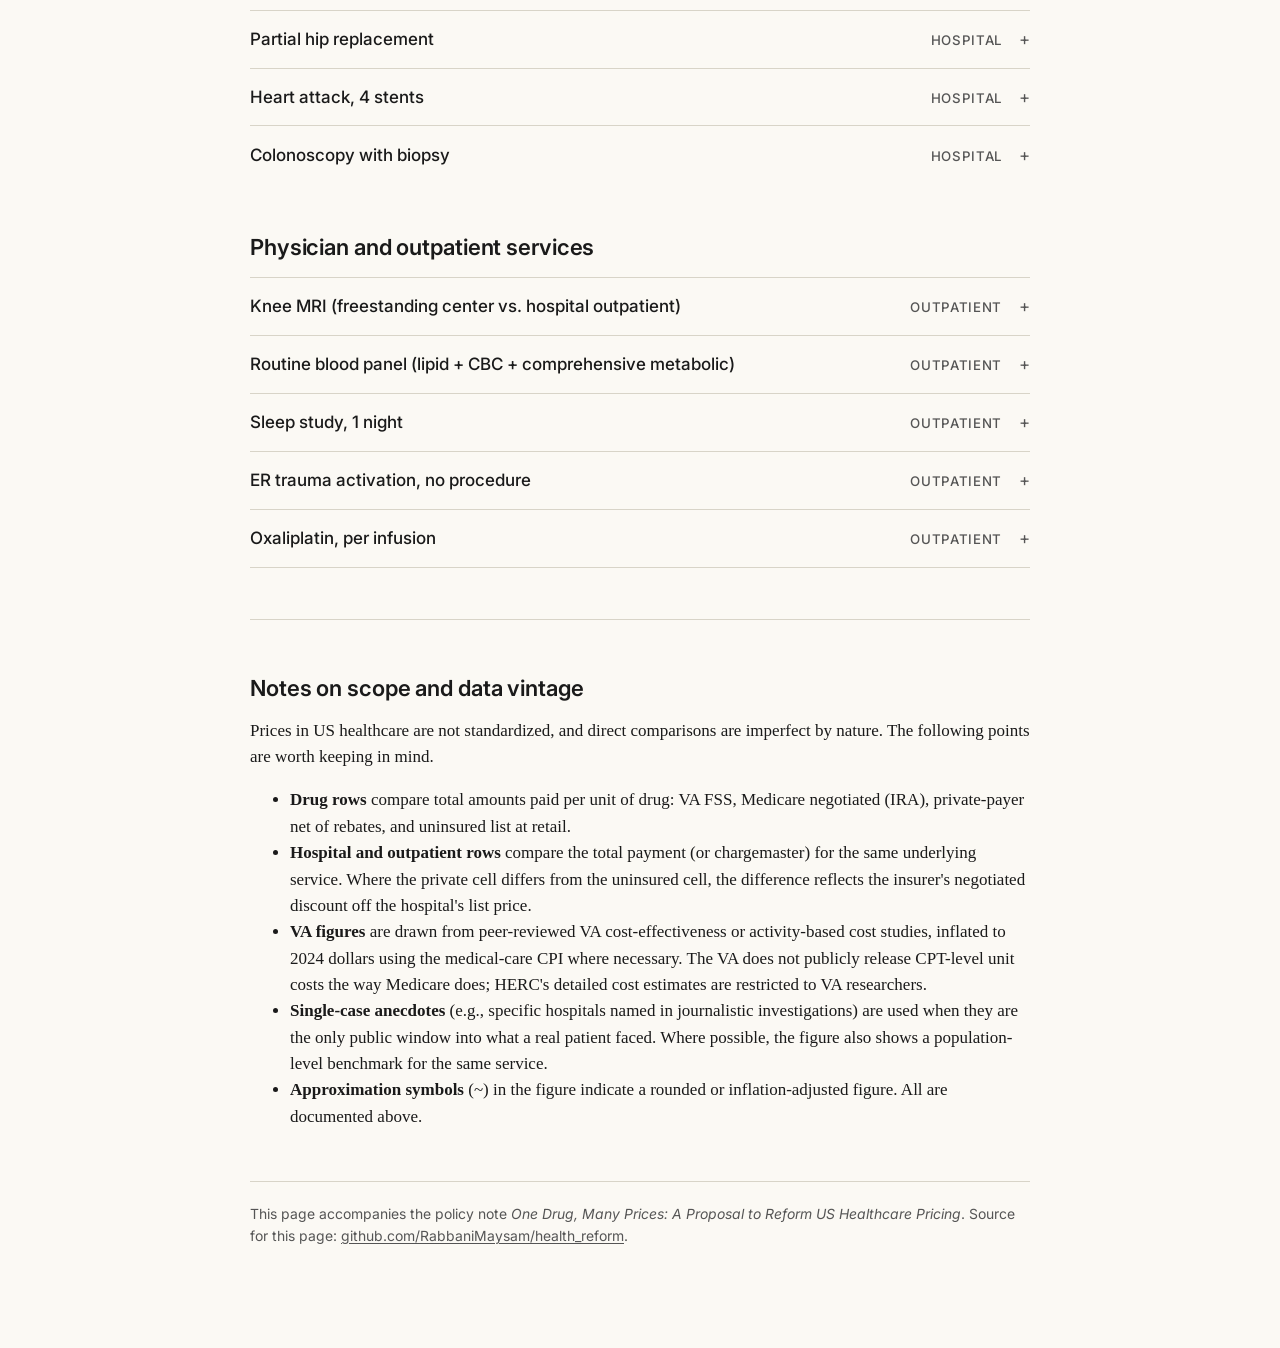
<file: docs/price-gaps.html>
<!doctype html>
<html lang="en">
<head>
<meta charset="utf-8">
<meta name="viewport" content="width=device-width, initial-scale=1">
<title>Price gaps across payers — Sources and derivations</title>
<meta name="description" content="Documented sources and derivations for the price-gap figure in 'One Drug, Many Prices: A Proposal to Reform US Healthcare Pricing.'">
<link rel="preconnect" href="https://fonts.googleapis.com">
<link rel="preconnect" href="https://fonts.gstatic.com" crossorigin>
<link rel="stylesheet" href="https://fonts.googleapis.com/css2?family=Inter:wght@400;500;600&display=swap">
<link rel="stylesheet" href="style.css?v=2">
</head>
<body>
<div class="wrap">

<header>
  <h1>Price gaps across payers</h1>
  <p class="subtitle">Sources and derivations for Figure 1 of <em>One Drug, Many Prices: A Proposal to Reform US Healthcare Pricing</em>. <a href="./">Back to overview</a>.</p>
</header>

<p class="lede">The same drug, service, or procedure in the United States can cost substantially different amounts depending on the payer. This page documents every figure presented in Figure 1 of the note, with links to the original sources and notes on any derivations or assumptions.</p>

<figure>
  <img src="fig_pricegaps.png" alt="Bar chart of price gaps across four payers (VA, Medicare, private insurer, uninsured) for ten services. Each panel uses its own vertical scale.">
  <figcaption>Figure 1. Price gaps across payers for the same service or product. Solid dark bars represent the VA; diagonal stripes represent Medicare; crosshatch represents the private insurer (total negotiated rate, including patient cost-sharing); solid light gray represents the uninsured (chargemaster or list price). Each panel uses its own vertical scale.</figcaption>
</figure>

<h2>How to read the sources</h2>
<p>For each service, the four payer cells represent:</p>
<ul>
  <li><b>VA</b>: what the Department of Veterans Affairs pays for the drug or service, either through Federal Supply Schedule pricing or as an internal cost at a VA facility.</li>
  <li><b>Medicare</b>: the Medicare allowed amount (fee schedule or negotiated rate under the Inflation Reduction Act).</li>
  <li><b>Private insurer</b>: the total negotiated rate between the insurer and the provider, which includes both the insurer's payment and the patient's cost-sharing (copay, coinsurance, deductible).</li>
  <li><b>Uninsured</b>: the chargemaster (list) price or equivalent retail price that a patient with no insurance is billed.</li>
</ul>
<p>Expand any service below to view the full breakdown.</p>

<h2>Pharmaceuticals</h2>

<details>
  <summary><span class="service-name">Eliquis (apixaban), 30-day supply</span><span class="service-panel">Pharma</span></summary>
  <div>
    <dl class="cells">
      <dt>VA</dt><dd><b>$344</b> — Federal Supply Schedule price, March 2026.</dd>
      <dt>Medicare</dt><dd><b>$231</b> — IRA Maximum Fair Price effective 2026.</dd>
      <dt>Private insurer</dt><dd><b>$309</b> — Estimated US net price after rebates and discounts, from SSR Health data.</dd>
      <dt>Uninsured</dt><dd><b>$521</b> — US list (WAC) price; the uninsured face the list price at retail pharmacy, since they have no access to the rebate channel.</dd>
    </dl>
    <div class="notes">
      <p>Sources: <a href="https://www.cms.gov/priorities/medicare-prescription-drug-affordability/overview/medicare-drug-price-negotiation-program/selected-drugs-negotiated-prices">CMS, Selected Drugs and Negotiated Prices</a> (list and negotiated price); <a href="https://pmc.ncbi.nlm.nih.gov/articles/PMC11612909/">Wouters, Naci, Kesselheim. JAMA 2025;333:85–87</a> (net price); <a href="https://www.va.gov/opal/docs/nac/fss/vaFssPharmPrices.xlsx">VA National Acquisition Center FSS Pharmaceutical Prices</a>.</p>
    </div>
  </div>
</details>

<details>
  <summary><span class="service-name">Stelara (ustekinumab), 30-day equivalent</span><span class="service-panel">Pharma</span></summary>
  <div>
    <dl class="cells">
      <dt>VA</dt><dd><b>$4,993</b> — VA Federal Supply Schedule price for brand Stelara. Biosimilars are available to the VA at a fraction of this rate.</dd>
      <dt>Medicare</dt><dd><b>$4,695</b> — IRA Maximum Fair Price effective 2026.</dd>
      <dt>Private insurer</dt><dd><b>$7,860</b> — Estimated US net price after rebates and discounts.</dd>
      <dt>Uninsured</dt><dd><b>$13,836</b> — US list (WAC) price.</dd>
    </dl>
    <div class="notes">
      <p>Sources: <a href="https://www.cms.gov/priorities/medicare-prescription-drug-affordability/overview/medicare-drug-price-negotiation-program/selected-drugs-negotiated-prices">CMS, Selected Drugs and Negotiated Prices</a>; <a href="https://pmc.ncbi.nlm.nih.gov/articles/PMC11612909/">Wouters et al. JAMA 2025</a>; <a href="https://www.va.gov/opal/docs/nac/fss/vaFssPharmPrices.xlsx">VA FSS</a>.</p>
    </div>
  </div>
</details>

<details>
  <summary><span class="service-name">Humalog (insulin lispro), per 100 units</span><span class="service-panel">Pharma</span></summary>
  <div>
    <dl class="cells">
      <dt>VA</dt><dd><b>$2.51</b> — VA Federal Supply Schedule price, March 2026.</dd>
      <dt>Medicare</dt><dd>— Not separately reported.</dd>
      <dt>Private insurer</dt><dd>— Not separately reported.</dd>
      <dt>Uninsured</dt><dd><b>~$8.50</b> — Approximate current US list (WAC) price following Eli Lilly's roughly 70% list-price cut in late 2023 (from a pre-cut list of $32.18 per 100 units in 2019).</dd>
    </dl>
    <div class="notes">
      <p><b>Assumption:</b> The $8.50 figure is an approximation of the post-cut list price; Lilly cut the list price of Humalog by approximately 70% in Q4 2023, bringing a 10 mL (1000-unit) vial to roughly $82–$86, or about $8–$9 per 100 units.</p>
      <p>Sources: <a href="https://pmc.ncbi.nlm.nih.gov/articles/PMC10276305/">Hernandez et al. JAMA Health Forum 2023</a> (2019 list price baseline); <a href="https://www.va.gov/opal/docs/nac/fss/vaFssPharmPrices.xlsx">VA FSS</a>.</p>
    </div>
  </div>
</details>

<h2>Hospital services</h2>

<details>
  <summary><span class="service-name">Chest X-ray, 2 views</span><span class="service-panel">Hospital</span></summary>
  <div>
    <dl class="cells">
      <dt>VA</dt><dd>— Not publicly reported at CPT level.</dd>
      <dt>Medicare</dt><dd><b>$20.44</b> — Medicare rate at MD Anderson, as reported in Brill's 2013 investigation.</dd>
      <dt>Private insurer</dt><dd><b>~$60</b> — Estimated from publicly-available hospital price-transparency files for CPT 71046 (two-view chest X-ray).</dd>
      <dt>Uninsured</dt><dd><b>$283</b> — MD Anderson chargemaster price.</dd>
    </dl>
    <div class="notes">
      <p>Sources: <a href="https://content.time.com/time/subscriber/article/0,33009,2136864,00.html">Brill, "Bitter Pill." TIME. 2013</a>; author's estimate from publicly-available hospital machine-readable files.</p>
    </div>
  </div>
</details>

<details>
  <summary><span class="service-name">Nuclear stress test</span><span class="service-panel">Hospital</span></summary>
  <div>
    <dl class="cells">
      <dt>VA</dt><dd>— Not publicly reported.</dd>
      <dt>Medicare</dt><dd><b>$554</b> — Medicare rate at Stamford Hospital, per Brill 2013.</dd>
      <dt>Private insurer</dt><dd><b>~$2,038</b> — Estimated from publicly-available hospital price-transparency files for CPT 78452 (myocardial perfusion imaging).</dd>
      <dt>Uninsured</dt><dd><b>$7,998</b> — Stamford Hospital chargemaster price.</dd>
    </dl>
    <div class="notes">
      <p>Sources: <a href="https://content.time.com/time/subscriber/article/0,33009,2136864,00.html">Brill, "Bitter Pill." TIME. 2013</a>; author's estimate from publicly-available hospital machine-readable files.</p>
    </div>
  </div>
</details>

<details>
  <summary><span class="service-name">Partial hip replacement</span><span class="service-panel">Hospital</span></summary>
  <div>
    <dl class="cells">
      <dt>VA</dt><dd>— Not publicly reported for partial hip.</dd>
      <dt>Medicare</dt><dd>— Not separately reported in source.</dd>
      <dt>Private insurer</dt><dd><b>$70,882</b> — Aetna's negotiated payment to NYU Langone.</dd>
      <dt>Uninsured</dt><dd><b>$117,000+</b> — NYU Langone's sticker price for the surgery.</dd>
    </dl>
    <div class="notes">
      <p>Source: <a href="https://www.propublica.org/article/why-your-health-insurer-does-not-care-about-your-big-bills">Marshall Allen, "Why Your Health Insurer Doesn't Care About Your Big Bills." ProPublica. 2018</a>.</p>
    </div>
  </div>
</details>

<details>
  <summary><span class="service-name">Heart attack, 4 stents</span><span class="service-panel">Hospital</span></summary>
  <div>
    <dl class="cells">
      <dt>VA</dt><dd><b>~$25,000</b> — Derived. Median VA index-PCI admission cost from the CART Program registry (2008–2011 dollars), inflated to 2024 dollars using the medical-care CPI. Resource-intensive cases (such as four stents) likely run higher.</dd>
      <dt>Medicare</dt><dd>— Not independently verified.</dd>
      <dt>Private insurer</dt><dd>— Patient's case was billed out of network; no clean negotiated rate.</dd>
      <dt>Uninsured</dt><dd><b>$164,941</b> — St. David's (Austin, TX) chargemaster total bill.</dd>
    </dl>
    <div class="notes">
      <p><b>Derivation for VA:</b> Bradley et al. (2015) reports a median 30-day total cost of $23,820 (2008–2011 VA data); the index PCI admission is 83% of that (~$19,800 in 2010 dollars); inflation-adjusted to 2024 dollars via the medical-care CPI (factor ≈ 1.51) gives ~$25,000 for the index admission.</p>
      <p>Sources: <a href="https://pubmed.ncbi.nlm.nih.gov/25951833/">Bradley et al. Circulation 2015;132:101–108</a>; <a href="https://kffhealthnews.org/news/a-jolt-to-the-jugular-youre-insured-but-still-owe-109k-for-your-heart-attack/">Kliff, "Drew Calver's heart attack." KHN/NPR. 2018</a>.</p>
    </div>
  </div>
</details>

<details>
  <summary><span class="service-name">Colonoscopy with biopsy</span><span class="service-panel">Hospital</span></summary>
  <div>
    <dl class="cells">
      <dt>VA</dt><dd><b>~$880</b> — Derived. Median VA direct health-care cost per diagnostic colonoscopy in a single-center microcosting study (2002 dollars: $391), inflated to 2024 dollars using the medical-care CPI.</dd>
      <dt>Medicare</dt><dd><b>$1,760</b> — Medicare rate reported in the KFF Bill of the Month article.</dd>
      <dt>Private insurer</dt><dd><b>$5,816</b> — Aetna-negotiated rate after reducing the $19,206 chargemaster. Of this, Aetna paid $1,979 and the patient paid $4,047.</dd>
      <dt>Uninsured</dt><dd><b>$19,206</b> — Northwestern Memorial chargemaster.</dd>
    </dl>
    <div class="notes">
      <p><b>Derivation for VA:</b> Medical-care CPI factor ≈ 2.25 from 2002 to 2024.</p>
      <p>Sources: <a href="https://pubmed.ncbi.nlm.nih.gov/17665271/">Henry et al. J Gen Intern Med 2007;22:1415–1421</a>; <a href="https://kffhealthnews.org/news/article/surprise-bill-colonoscopy-chicago-northwestern-december-bill-of-the-month/">Andrews, "His Doctors Said the Colonoscopy Could Wait. The Bill Couldn't." KFF Health News. 2024</a>.</p>
    </div>
  </div>
</details>

<h2>Physician and outpatient services</h2>

<details>
  <summary><span class="service-name">Knee MRI (freestanding center vs. hospital outpatient)</span><span class="service-panel">Outpatient</span></summary>
  <div>
    <dl class="cells">
      <dt>VA</dt><dd>— Not publicly reported at CPT level.</dd>
      <dt>Medicare</dt><dd><b>$200</b> — Approximate national Medicare rate for CPT 73721.</dd>
      <dt>Private insurer</dt><dd><b>$762</b> — Midpoint of the $606–$919 range reported by NIHCR 2014 ($606 at a freestanding center; $919 at hospital outpatient).</dd>
      <dt>Uninsured</dt><dd><b>~$2,800</b> — Representative chargemaster for CPT 73721. Chargemasters vary widely by hospital.</dd>
    </dl>
    <div class="notes">
      <p><b>Assumption:</b> The private figure in the figure uses the midpoint of the NIHCR freestanding–vs–HOPD range to give a single bar per payer.</p>
      <p>Source: <a href="https://www.nihcr.org/analysis/improving-care-delivery/prevention-improving-health/hospital-outpatient-prices/">NIHCR, "Hospital Outpatient Prices Much Higher Than Community Settings." 2014</a>.</p>
    </div>
  </div>
</details>

<details>
  <summary><span class="service-name">Routine blood panel (lipid + CBC + comprehensive metabolic)</span><span class="service-panel">Outpatient</span></summary>
  <div>
    <dl class="cells">
      <dt>VA</dt><dd>— Not publicly reported at test level.</dd>
      <dt>Medicare</dt><dd><b>$31.72</b> — Sum of 2024 Medicare Clinical Laboratory Fee Schedule national rates for lipid panel (CPT 80061: $13.39), CBC (85025: $7.77), and comprehensive metabolic panel (80053: $10.56).</dd>
      <dt>Private insurer</dt><dd><b>$43</b> — Independent reference lab (Quest) negotiated rate. The same bundle billed by a hospital outpatient department runs roughly twice as much.</dd>
      <dt>Uninsured</dt><dd><b>~$500</b> — Representative hospital chargemaster for the three-panel bundle.</dd>
    </dl>
    <div class="notes">
      <p>Sources: <a href="https://healthcostinstitute.org/images/pdfs/HCCI_labprices_brief_051223.pdf">Health Care Cost Institute, "Price Markups for Clinical Labs." 2022</a>; <a href="https://www.cms.gov/medicare/payment/fee-schedules/clinical-laboratory-fee-schedule-clfs">CMS Clinical Laboratory Fee Schedule</a>.</p>
    </div>
  </div>
</details>

<details>
  <summary><span class="service-name">Sleep study, 1 night</span><span class="service-panel">Outpatient</span></summary>
  <div>
    <dl class="cells">
      <dt>VA</dt><dd><b>~$790</b> — Derived. VA-reported cost per in-laboratory polysomnogram (2015 dollars, priced at Medicare rates), inflated to 2024 dollars using the medical-care CPI.</dd>
      <dt>Medicare</dt><dd><b>$920</b> — National Medicare rate reported in the KFF Bill of the Month article.</dd>
      <dt>Private insurer</dt><dd><b>$5,419</b> — Humana's negotiated rate at Bascom Palmer (Miami); the patient owed $5,157 of the $10,322 total charge.</dd>
      <dt>Uninsured</dt><dd><b>$10,322</b> — Total chargemaster bill.</dd>
    </dl>
    <div class="notes">
      <p><b>Derivation for VA:</b> Donovan et al. (2019) reports $663 per polysomnogram priced at Medicare rates from 2014–2016 VA data; medical-care CPI factor ≈ 1.19 from 2015 to 2024 yields ~$790.</p>
      <p>Sources: <a href="https://pmc.ncbi.nlm.nih.gov/articles/PMC7330508/">Donovan et al. Am J Respir Crit Care Med 2019;200:779–782</a>; <a href="https://kffhealthnews.org/news/article/enough-to-wreck-their-rest-10322-for-a-sleep-study/">Andrews, "Enough to Wreck Their Rest." KFF Health News. 2021</a>.</p>
    </div>
  </div>
</details>

<details>
  <summary><span class="service-name">ER trauma activation, no procedure</span><span class="service-panel">Outpatient</span></summary>
  <div>
    <dl class="cells">
      <dt>VA</dt><dd>— Not publicly reported.</dd>
      <dt>Medicare</dt><dd><b>~$2,000</b> — Approximate Medicare payment combining the trauma response code (G0390) and an emergency department E/M visit; the precise rate depends on the year's OPPS Addendum B and the specific E/M level.</dd>
      <dt>Private insurer</dt><dd><b>$3,431</b> — Median commercial-payer negotiated price for trauma team activation, from a hospital price-transparency study.</dd>
      <dt>Uninsured</dt><dd><b>$18,836</b> — Total bill for a 3-hour ER visit at Zuckerberg San Francisco General Hospital with no procedure performed. $15,666 of the bill was a single trauma-activation fee. The patient's travel insurance was capped at $5,000, so the chargemaster balance was billed to the family.</dd>
    </dl>
    <div class="notes">
      <p>Sources: <a href="https://kffhealthnews.org/news/how-er-bills-can-balloon-by-as-much-as-50k-for-trauma-response/">Gold and Kliff, "A Baby Was Treated With a Nap and a Bottle of Formula." KFF Health News. 2018</a>; <a href="https://jamanetwork.com/journals/jamasurgery/fullarticle/10.1001/jamasurg.2024.0012">Wang et al. JAMA Surgery 2024;159:718–720</a>.</p>
    </div>
  </div>
</details>

<details>
  <summary><span class="service-name">Oxaliplatin, per infusion</span><span class="service-panel">Outpatient</span></summary>
  <div>
    <dl class="cells">
      <dt>VA</dt><dd><b>~$830</b> — Derived. Per-patient FOLFOX cost in a VA cost-effectiveness analysis (2008 VA internal costs, 12 biweekly infusions per 6-month regimen), inflated to 2024 dollars using the medical-care CPI. The figure combines the VA's in-house drug cost (FSS) with nursing, pharmacy, and overhead costs absorbed internally.</dd>
      <dt>Medicare</dt><dd><b>$3,090</b> — Mean Medicare per-infusion payment in a national sample of cancer centers (Dusetzina 2016, 2012 dollars; current figures are likely higher).</dd>
      <dt>Private insurer</dt><dd><b>$3,616</b> — Mean private-insurance per-infusion payment from the same source.</dd>
      <dt>Uninsured</dt><dd><b>$6,711</b> — Mean uninsured-patient charge per infusion, same source.</dd>
    </dl>
    <div class="notes">
      <p><b>Derivation for VA:</b> Soni et al. (2014) reports a 6-month FOLFOX total cost of $6,427.61 in 2008 VA dollars across 12 biweekly cycles; per-infusion cost ≈ $535.63 in 2008 dollars; medical-care CPI factor ≈ 1.55 from 2008 to 2024 yields ~$830 per infusion.</p>
      <p>The Medicare, private, and uninsured figures are all mean per-infusion payments from the same Dusetzina 2016 study and are therefore directly comparable. The VA figure uses internal cost accounting rather than a billed rate, since the VA is a closed system.</p>
      <p>Sources: <a href="https://pmc.ncbi.nlm.nih.gov/articles/PMC4947373/">Dusetzina, Bach, et al. Health Affairs 2016;35:1306–1313</a>; <a href="https://pmc.ncbi.nlm.nih.gov/articles/PMC7842555/">Soni et al. Oncology Research 2014;22:311–319</a>.</p>
    </div>
  </div>
</details>

<hr>

<h2>Notes on scope and data vintage</h2>
<p>Prices in US healthcare are not standardized, and direct comparisons are imperfect by nature. The following points are worth keeping in mind.</p>
<ul>
  <li><b>Drug rows</b> compare total amounts paid per unit of drug: VA FSS, Medicare negotiated (IRA), private-payer net of rebates, and uninsured list at retail.</li>
  <li><b>Hospital and outpatient rows</b> compare the total payment (or chargemaster) for the same underlying service. Where the private cell differs from the uninsured cell, the difference reflects the insurer's negotiated discount off the hospital's list price.</li>
  <li><b>VA figures</b> are drawn from peer-reviewed VA cost-effectiveness or activity-based cost studies, inflated to 2024 dollars using the medical-care CPI where necessary. The VA does not publicly release CPT-level unit costs the way Medicare does; HERC's detailed cost estimates are restricted to VA researchers.</li>
  <li><b>Single-case anecdotes</b> (e.g., specific hospitals named in journalistic investigations) are used when they are the only public window into what a real patient faced. Where possible, the figure also shows a population-level benchmark for the same service.</li>
  <li><b>Approximation symbols</b> (~) in the figure indicate a rounded or inflation-adjusted figure. All are documented above.</li>
</ul>

<footer>
  <p>This page accompanies the policy note <em>One Drug, Many Prices: A Proposal to Reform US Healthcare Pricing</em>. Source for this page: <a href="https://github.com/RabbaniMaysam/health_reform">github.com/RabbaniMaysam/health_reform</a>.</p>
</footer>

</div>
</body>
</html>
</file>
<file: docs/style.css>
:root {
  --bg: #fbf9f4;
  --fg: #1a1a1a;
  --muted: #555;
  --rule: #d8d4c8;
  --accent: #8a2b2b;
  --link: #5a1a1a;
  --max: 780px;
  --serif: "Iowan Old Style", "Charter", "Georgia", "Cambria", serif;
  --sans: "Inter", "Helvetica Neue", "Segoe UI", system-ui, sans-serif;
}

html {
  font-size: 17px;
  scroll-behavior: smooth;
  -webkit-font-smoothing: antialiased;
  -moz-osx-font-smoothing: grayscale;
}

body {
  margin: 0;
  background: var(--bg);
  color: var(--fg);
  font-family: var(--serif);
  line-height: 1.55;
}

.wrap {
  max-width: var(--max);
  margin: 0 auto;
  padding: 3rem 1.25rem 5rem;
}

header {
  margin-bottom: 2.5rem;
  padding-bottom: 1.25rem;
  border-bottom: 1px solid var(--rule);
}

h1 {
  font-family: var(--sans);
  font-weight: 600;
  font-size: 1.85rem;
  line-height: 1.2;
  margin: 0 0 0.4rem;
  letter-spacing: -0.01em;
}

.subtitle {
  font-family: var(--sans);
  font-weight: 400;
  font-size: 1rem;
  color: var(--muted);
  margin: 0;
}

h2 {
  font-family: var(--sans);
  font-weight: 600;
  font-size: 1.3rem;
  margin: 2.75rem 0 0.75rem;
  letter-spacing: -0.005em;
}

h3 {
  font-family: var(--sans);
  font-weight: 600;
  font-size: 1.05rem;
  margin: 1.75rem 0 0.5rem;
}

p {
  margin: 0 0 1rem;
}

.lede {
  font-size: 1.08rem;
  color: var(--fg);
}

a {
  color: var(--link);
  text-decoration: underline;
  text-underline-offset: 2px;
  text-decoration-thickness: 1px;
}

a:hover {
  color: var(--accent);
}

figure {
  margin: 2rem 0;
}

figure img {
  width: 100%;
  height: auto;
  display: block;
}

figcaption {
  font-family: var(--sans);
  font-size: 0.85rem;
  color: var(--muted);
  margin-top: 0.6rem;
  line-height: 1.45;
}

details {
  border-top: 1px solid var(--rule);
  padding: 0.9rem 0;
}

details:last-of-type {
  border-bottom: 1px solid var(--rule);
}

details:target {
  background: rgba(138, 43, 43, 0.04);
  scroll-margin-top: 1rem;
}

body.faq-page .wrap {
  counter-reset: faq;
}

body.faq-page .wrap > details > summary > .service-name {
  counter-increment: faq;
}

body.faq-page .wrap > details > summary > .service-name::before {
  content: "FAQ " counter(faq) ". ";
  color: var(--muted);
  font-weight: 500;
  margin-right: 0.15em;
}

summary {
  cursor: pointer;
  font-family: var(--sans);
  font-weight: 500;
  font-size: 1rem;
  list-style: none;
  display: flex;
  justify-content: space-between;
  align-items: baseline;
  gap: 1rem;
}

summary::-webkit-details-marker {
  display: none;
}

summary::after {
  content: "+";
  font-family: var(--sans);
  color: var(--muted);
  font-weight: 400;
  transition: transform 0.15s;
}

details[open] summary::after {
  content: "−";
}

.service-name {
  flex: 1;
}

.service-panel {
  font-size: 0.78rem;
  color: var(--muted);
  text-transform: uppercase;
  letter-spacing: 0.05em;
  font-weight: 500;
  white-space: nowrap;
}

details > div {
  padding-top: 0.8rem;
}

.cells {
  display: grid;
  grid-template-columns: auto 1fr;
  gap: 0.25rem 1rem;
  margin: 0 0 0.9rem;
  font-size: 0.95rem;
}

.cells dt {
  font-family: var(--sans);
  font-weight: 500;
  color: var(--muted);
  white-space: nowrap;
}

.cells dd {
  margin: 0;
}

.cells dd b {
  font-weight: 600;
}

.notes {
  font-size: 0.92rem;
  color: var(--fg);
}

.notes p {
  margin: 0 0 0.5rem;
}

.notes p:last-child {
  margin-bottom: 0;
}

hr {
  border: none;
  border-top: 1px solid var(--rule);
  margin: 3rem 0;
}

form.contact {
  display: grid;
  gap: 0.9rem;
  margin: 1.25rem 0 0;
  font-family: var(--sans);
}

form.contact label {
  display: grid;
  gap: 0.35rem;
  font-size: 0.88rem;
  font-weight: 500;
  color: var(--muted);
}

form.contact input[type="text"],
form.contact input[type="email"],
form.contact textarea {
  font-family: var(--sans);
  font-size: 1rem;
  color: var(--fg);
  background: transparent;
  border: 1px solid var(--rule);
  border-radius: 4px;
  padding: 0.55rem 0.7rem;
  transition: border-color 0.15s;
}

form.contact input:focus,
form.contact textarea:focus {
  outline: none;
  border-color: var(--accent);
}

form.contact textarea {
  min-height: 7rem;
  resize: vertical;
  line-height: 1.5;
}

form.contact button {
  justify-self: start;
  font-family: var(--sans);
  font-weight: 500;
  font-size: 0.95rem;
  color: var(--bg);
  background: var(--fg);
  border: none;
  border-radius: 4px;
  padding: 0.6rem 1.2rem;
  cursor: pointer;
  transition: background 0.15s;
}

form.contact button:hover {
  background: var(--accent);
}

.honeypot {
  position: absolute;
  left: -9999px;
  opacity: 0;
  pointer-events: none;
}

footer {
  font-family: var(--sans);
  font-size: 0.82rem;
  color: var(--muted);
  margin-top: 3rem;
  padding-top: 1.25rem;
  border-top: 1px solid var(--rule);
}

footer a {
  color: var(--muted);
}

@media (max-width: 600px) {
  html { font-size: 16px; }
  .wrap { padding: 2rem 1rem 4rem; }
  h1 { font-size: 1.55rem; }
  h2 { font-size: 1.15rem; }
  summary { flex-direction: column; gap: 0.15rem; }
  summary::after { position: absolute; right: 0; }
  details { position: relative; }
  .cells { grid-template-columns: 1fr; gap: 0.1rem; }
  .cells dt { margin-top: 0.4rem; }
}

@media (prefers-color-scheme: dark) {
  :root {
    --bg: #1a1815;
    --fg: #e8e4d8;
    --muted: #a8a29a;
    --rule: #3a3530;
    --link: #e8a08a;
    --accent: #f0b8a0;
  }
}

/* Acronyms: hover to reveal the full term. Subtle dotted underline signals a definition is available. */
abbr[title] {
  text-decoration: underline dotted;
  text-decoration-thickness: 1px;
  text-underline-offset: 2px;
  cursor: help;
}
</file>
